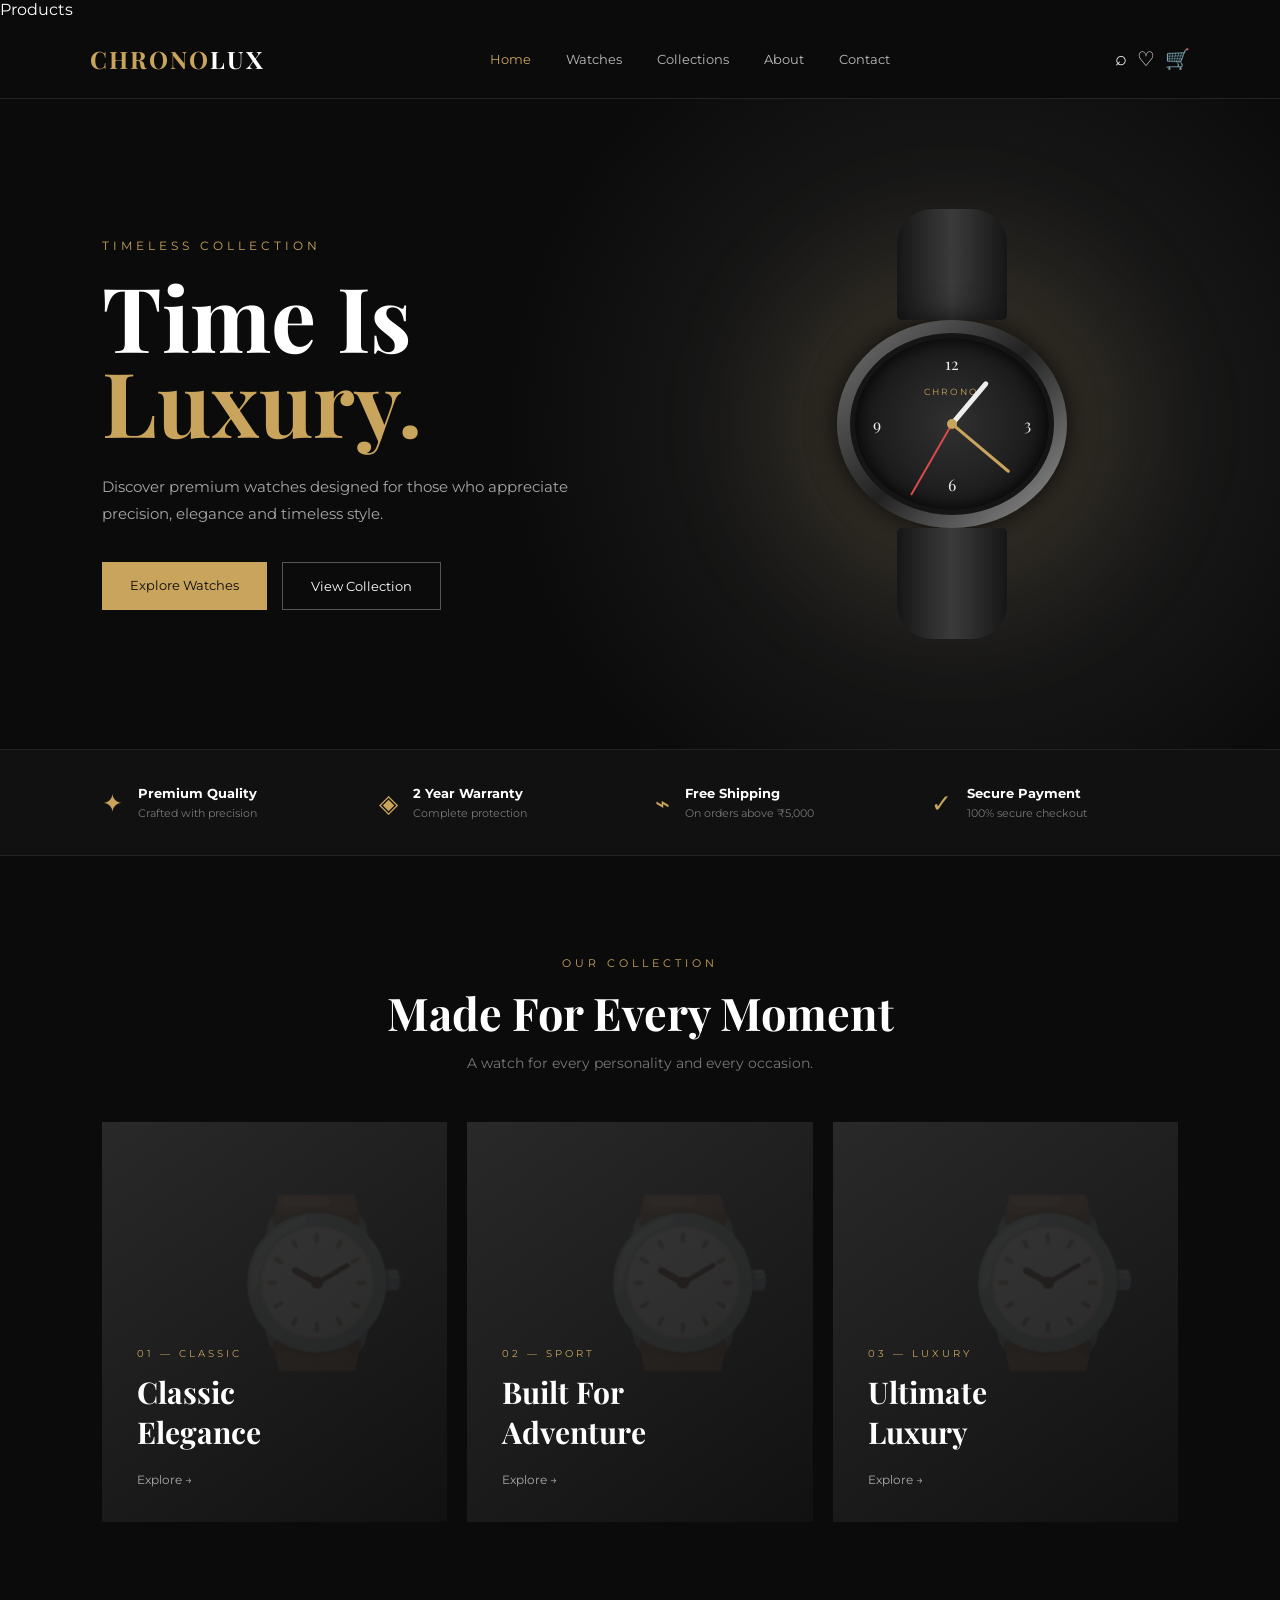
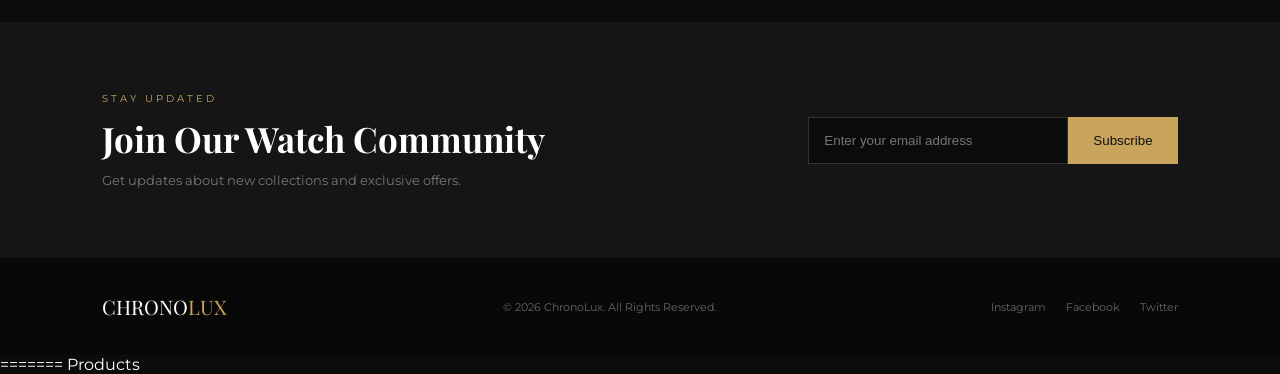
<file: index.html>
<a href="product.html">Products</a>
<!DOCTYPE html>
<html lang="en">
<head>
    <meta charset="UTF-8">
    <meta name="viewport" content="width=device-width, initial-scale=1.0">

    <title>ChronoLux - Premium Watches</title>

    <!-- Google Font -->
    <link rel="preconnect" href="https://fonts.googleapis.com">
    <link rel="preconnect" href="https://fonts.gstatic.com" crossorigin>
    <link
        href="https://fonts.googleapis.com/css2?family=Montserrat:wght@400;500;600;700&family=Playfair+Display:wght@500;600;700&display=swap"
        rel="stylesheet"
    >

    <link rel="stylesheet" href="style.css">
</head>

<body>

    <!-- ================= HEADER ================= -->

    <header class="header">

        <div class="logo">
            <span>CHRONO</span>LUX
        </div>

        <nav class="navbar">
            <a href="index.html" class="active">Home</a>
            <a href="products.html">Watches</a>
            <a href="#">Collections</a>
            <a href="#">About</a>
            <a href="#">Contact</a>
        </nav>

        <div class="header-icons">
            <button>⌕</button>
            <button>♡</button>
            <button>🛒</button>
        </div>

    </header>


    <!-- ================= HERO SECTION ================= -->

    <section class="hero">

        <div class="hero-content">

            <p class="small-title">TIMELESS COLLECTION</p>

            <h1>
                Time Is<br>
                <span>Luxury.</span>
            </h1>

            <p class="hero-text">
                Discover premium watches designed for those
                who appreciate precision, elegance and timeless style.
            </p>

            <div class="hero-buttons">
                <a href="products.html" class="btn primary-btn">
                    Explore Watches
                </a>

                <a href="#collection" class="btn secondary-btn">
                    View Collection
                </a>
            </div>

        </div>


        <div class="hero-watch">

            <div class="watch-glow"></div>

            <div class="watch">
                <div class="strap top-strap"></div>

                <div class="watch-case">

                    <div class="watch-face">

                        <div class="brand">
                            CHRONO
                        </div>

                        <div class="watch-number number-12">12</div>
                        <div class="watch-number number-3">3</div>
                        <div class="watch-number number-6">6</div>
                        <div class="watch-number number-9">9</div>

                        <div class="hand hour"></div>
                        <div class="hand minute"></div>
                        <div class="hand second"></div>

                        <div class="center-dot"></div>

                    </div>

                </div>

                <div class="strap bottom-strap"></div>
            </div>

        </div>

    </section>


    <!-- ================= FEATURES ================= -->

    <section class="features">

        <div class="feature">
            <div class="feature-icon">✦</div>
            <div>
                <h3>Premium Quality</h3>
                <p>Crafted with precision</p>
            </div>
        </div>

        <div class="feature">
            <div class="feature-icon">◈</div>
            <div>
                <h3>2 Year Warranty</h3>
                <p>Complete protection</p>
            </div>
        </div>

        <div class="feature">
            <div class="feature-icon">⌁</div>
            <div>
                <h3>Free Shipping</h3>
                <p>On orders above ₹5,000</p>
            </div>
        </div>

        <div class="feature">
            <div class="feature-icon">✓</div>
            <div>
                <h3>Secure Payment</h3>
                <p>100% secure checkout</p>
            </div>
        </div>

    </section>


    <!-- ================= COLLECTION ================= -->

    <section class="collection" id="collection">

        <div class="section-heading">

            <p>OUR COLLECTION</p>

            <h2>Made For Every Moment</h2>

            <span>
                A watch for every personality and every occasion.
            </span>

        </div>


        <div class="collection-grid">

            <div class="collection-card classic">

                <div class="card-content">
                    <p>01 — CLASSIC</p>

                    <h3>Classic<br>Elegance</h3>

                    <a href="products.html">
                        Explore →
                    </a>
                </div>

            </div>


            <div class="collection-card sport">

                <div class="card-content">
                    <p>02 — SPORT</p>

                    <h3>Built For<br>Adventure</h3>

                    <a href="products.html">
                        Explore →
                    </a>
                </div>

            </div>


            <div class="collection-card luxury">

                <div class="card-content">
                    <p>03 — LUXURY</p>

                    <h3>Ultimate<br>Luxury</h3>

                    <a href="products.html">
                        Explore →
                    </a>
                </div>

            </div>

        </div>

    </section>


    <!-- ================= NEWSLETTER ================= -->

    <section class="newsletter">

        <div>
            <p>STAY UPDATED</p>

            <h2>Join Our Watch Community</h2>

            <span>
                Get updates about new collections and exclusive offers.
            </span>
        </div>

        <form>
            <input
                type="email"
                placeholder="Enter your email address"
            >

            <button type="submit">
                Subscribe
            </button>
        </form>

    </section>


    <!-- ================= FOOTER ================= -->

    <footer>

        <div class="footer-logo">
            CHRONO<span>LUX</span>
        </div>

        <p>
            © 2026 ChronoLux. All Rights Reserved.
        </p>

        <div class="footer-links">
            <a href="#">Instagram</a>
            <a href="#">Facebook</a>
            <a href="#">Twitter</a>
        </div>

    </footer>

</body>
</html>
=======
<a href="product.html">Products</a>
</file>
<file: style.css>
/* =========================
   GENERAL
========================= */

* {
    margin: 0;
    padding: 0;
    box-sizing: border-box;
}

html {
    scroll-behavior: smooth;
}

body {
    font-family: "Montserrat", sans-serif;
    background: #0b0b0b;
    color: #ffffff;
}

a {
    text-decoration: none;
    color: inherit;
}


/* =========================
   HEADER
========================= */

.header {
    height: 80px;
    padding: 0 7%;
    display: flex;
    align-items: center;
    justify-content: space-between;

    background: #0b0b0b;
    border-bottom: 1px solid #242424;
}

.logo {
    font-family: "Playfair Display", serif;
    font-size: 24px;
    font-weight: 700;
    letter-spacing: 2px;
}

.logo span {
    color: #c9a45c;
}

.navbar {
    display: flex;
    gap: 35px;
}

.navbar a {
    font-size: 13px;
    color: #bbbbbb;
    transition: 0.3s;
}

.navbar a:hover,
.navbar .active {
    color: #c9a45c;
}

.header-icons {
    display: flex;
    gap: 10px;
}

.header-icons button {
    border: none;
    background: transparent;
    color: white;
    font-size: 20px;
    cursor: pointer;
}


/* =========================
   HERO
========================= */

.hero {
    min-height: 650px;
    padding: 70px 8%;

    display: flex;
    align-items: center;
    justify-content: space-between;

    background:
        radial-gradient(
            circle at 75% 50%,
            #252525 0%,
            #0b0b0b 45%
        );
}

.hero-content {
    width: 50%;
}

.small-title {
    color: #c9a45c;
    font-size: 12px;
    letter-spacing: 4px;
    margin-bottom: 20px;
}

.hero h1 {
    font-family: "Playfair Display", serif;
    font-size: clamp(60px, 7vw, 100px);
    line-height: 0.95;
}

.hero h1 span {
    color: #c9a45c;
}

.hero-text {
    max-width: 500px;
    margin-top: 30px;
    color: #a7a7a7;
    line-height: 1.8;
    font-size: 15px;
}

.hero-buttons {
    margin-top: 35px;
    display: flex;
    gap: 15px;
}

.btn {
    padding: 15px 28px;
    font-size: 13px;
    transition: 0.3s;
}

.primary-btn {
    background: #c9a45c;
    color: #0b0b0b;
}

.primary-btn:hover {
    background: #e0bf7b;
}

.secondary-btn {
    border: 1px solid #555;
    color: white;
}

.secondary-btn:hover {
    border-color: #c9a45c;
    color: #c9a45c;
}


/* =========================
   WATCH
========================= */

.hero-watch {
    width: 42%;
    height: 500px;

    display: flex;
    align-items: center;
    justify-content: center;

    position: relative;
}

.watch-glow {
    width: 350px;
    height: 350px;

    position: absolute;

    border-radius: 50%;

    background: rgba(201, 164, 92, 0.12);

    filter: blur(60px);
}

.watch {
    position: relative;
    width: 230px;
    height: 430px;

    display: flex;
    flex-direction: column;
    align-items: center;
}

.strap {
    width: 110px;
    background: linear-gradient(
        90deg,
        #161616,
        #3b3b3b,
        #161616
    );
}

.top-strap {
    height: 125px;
    border-radius: 35px 35px 5px 5px;
}

.bottom-strap {
    height: 125px;
    border-radius: 5px 5px 35px 35px;
}

.watch-case {
    width: 230px;
    height: 230px;

    border-radius: 50%;

    padding: 13px;

    background: linear-gradient(
        135deg,
        #777,
        #222,
        #999
    );

    box-shadow:
        0 0 30px rgba(0, 0, 0, 0.8);
}

.watch-face {
    height: 100%;
    width: 100%;

    border-radius: 50%;

    position: relative;

    background:
        radial-gradient(
            circle,
            #303030,
            #101010
        );

    border: 5px solid #151515;

    box-shadow:
        inset 0 0 20px #000;
}

.brand {
    position: absolute;
    top: 48px;
    width: 100%;
    text-align: center;

    color: #c9a45c;
    font-size: 9px;
    letter-spacing: 2px;
}

.watch-number {
    position: absolute;
    font-family: "Playfair Display", serif;
    color: #eeeeee;
    font-size: 16px;
}

.number-12 {
    top: 15px;
    left: 50%;
    transform: translateX(-50%);
}

.number-3 {
    right: 18px;
    top: 50%;
    transform: translateY(-50%);
}

.number-6 {
    bottom: 15px;
    left: 50%;
    transform: translateX(-50%);
}

.number-9 {
    left: 18px;
    top: 50%;
    transform: translateY(-50%);
}

.hand {
    position: absolute;
    left: 50%;
    bottom: 50%;

    transform-origin: bottom;

    border-radius: 5px;
}

.hour {
    width: 5px;
    height: 55px;
    background: #eeeeee;

    transform: translateX(-50%) rotate(40deg);
}

.minute {
    width: 3px;
    height: 75px;
    background: #c9a45c;

    transform: translateX(-50%) rotate(130deg);
}

.second {
    width: 2px;
    height: 82px;
    background: #d94b4b;

    transform: translateX(-50%) rotate(210deg);
}

.center-dot {
    position: absolute;

    width: 10px;
    height: 10px;

    left: 50%;
    top: 50%;

    transform: translate(-50%, -50%);

    border-radius: 50%;
    background: #c9a45c;
}


/* =========================
   FEATURES
========================= */

.features {
    padding: 35px 8%;

    display: grid;
    grid-template-columns: repeat(4, 1fr);
    gap: 30px;

    background: #111111;

    border-top: 1px solid #222;
    border-bottom: 1px solid #222;
}

.feature {
    display: flex;
    align-items: center;
    gap: 15px;
}

.feature-icon {
    color: #c9a45c;
    font-size: 25px;
}

.feature h3 {
    font-size: 13px;
    margin-bottom: 5px;
}

.feature p {
    color: #777;
    font-size: 11px;
}


/* =========================
   COLLECTION
========================= */

.collection {
    padding: 100px 8%;
}

.section-heading {
    text-align: center;
    margin-bottom: 50px;
}

.section-heading p {
    color: #c9a45c;
    font-size: 11px;
    letter-spacing: 4px;
}

.section-heading h2 {
    font-family: "Playfair Display", serif;
    font-size: 45px;
    margin: 12px 0;
}

.section-heading span {
    color: #777;
    font-size: 14px;
}

.collection-grid {
    display: grid;
    grid-template-columns: repeat(3, 1fr);
    gap: 20px;
}

.collection-card {
    height: 400px;

    position: relative;
    overflow: hidden;

    display: flex;
    align-items: flex-end;

    background: linear-gradient(
        145deg,
        #292929,
        #111
    );
}

.collection-card::before {
    content: "⌚";

    position: absolute;

    font-size: 160px;

    top: 60px;
    right: 30px;

    opacity: 0.08;
}

.card-content {
    position: relative;
    padding: 35px;
}

.card-content p {
    color: #c9a45c;
    font-size: 10px;
    letter-spacing: 3px;
}

.card-content h3 {
    font-family: "Playfair Display", serif;
    font-size: 30px;
    margin: 12px 0 20px;
}

.card-content a {
    color: #aaa;
    font-size: 12px;
}

.card-content a:hover {
    color: #c9a45c;
}


/* =========================
   NEWSLETTER
========================= */

.newsletter {
    padding: 70px 8%;

    display: flex;
    justify-content: space-between;
    align-items: center;

    background: #151515;
}

.newsletter p {
    color: #c9a45c;
    letter-spacing: 3px;
    font-size: 10px;
}

.newsletter h2 {
    font-family: "Playfair Display", serif;
    font-size: 35px;
    margin: 10px 0;
}

.newsletter span {
    color: #777;
    font-size: 13px;
}

.newsletter form {
    display: flex;
}

.newsletter input {
    width: 260px;
    padding: 15px;

    border: 1px solid #333;
    background: #0b0b0b;

    color: white;
    outline: none;
}

.newsletter button {
    padding: 15px 25px;

    border: none;

    background: #c9a45c;
    color: #111;

    cursor: pointer;
}


/* =========================
   FOOTER
========================= */

footer {
    padding: 35px 8%;

    display: flex;
    justify-content: space-between;
    align-items: center;

    background: #080808;

    color: #666;
    font-size: 11px;
}

.footer-logo {
    font-family: "Playfair Display", serif;
    color: white;
    font-size: 20px;
}

.footer-logo span {
    color: #c9a45c;
}

.footer-links {
    display: flex;
    gap: 20px;
}

.footer-links a:hover {
    color: #c9a45c;
}


/* =========================
   RESPONSIVE
========================= */

@media (max-width: 900px) {

    .navbar {
        display: none;
    }

    .hero {
        flex-direction: column;
        text-align: center;
    }

    .hero-content {
        width: 100%;
    }

    .hero-buttons {
        justify-content: center;
    }

    .hero-watch {
        width: 100%;
        margin-top: 40px;
    }

    .features {
        grid-template-columns: repeat(2, 1fr);
    }

    .collection-grid {
        grid-template-columns: 1fr;
    }

    .newsletter {
        flex-direction: column;
        gap: 30px;
        text-align: center;
    }
}


@media (max-width: 600px) {

    .header {
        padding: 0 5%;
    }

    .hero {
        padding: 60px 5%;
    }

    .hero h1 {
        font-size: 60px;
    }

    .features {
        grid-template-columns: 1fr;
    }

    .newsletter form {
        width: 100%;
    }

    .newsletter input {
        width: 70%;
    }

    footer {
        flex-direction: column;
        gap: 20px;
    }
}
</file>
